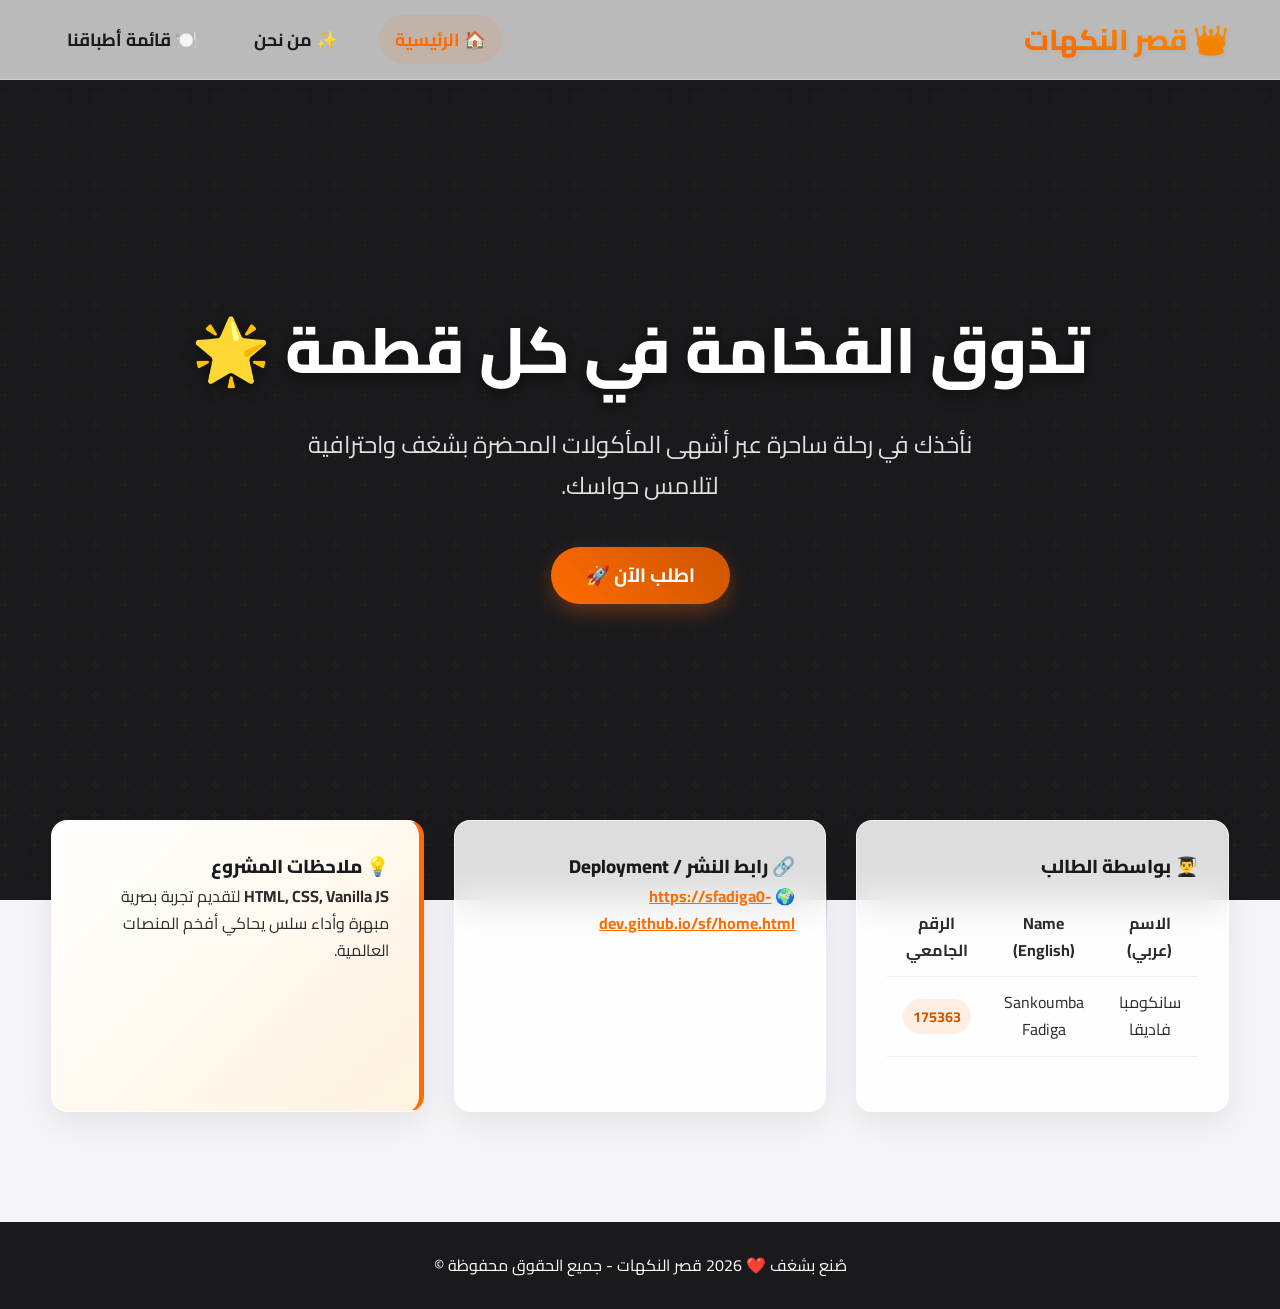
<file: index.html>
<!DOCTYPE html>
<html lang="ar" dir="rtl">
<head>
    <meta charset="UTF-8">
    <meta http-equiv="refresh" content="0; url=home.html">
    <title>الرئيسية - مطعم قصر النكهات</title>
</head>
<body>
    <p>إذا لم يتم تحويلك تلقائياً، <a href="home.html">اضغط هنا للذهاب إلى الصفحة الرئيسية</a>.</p>
</body>
</html>
</file>
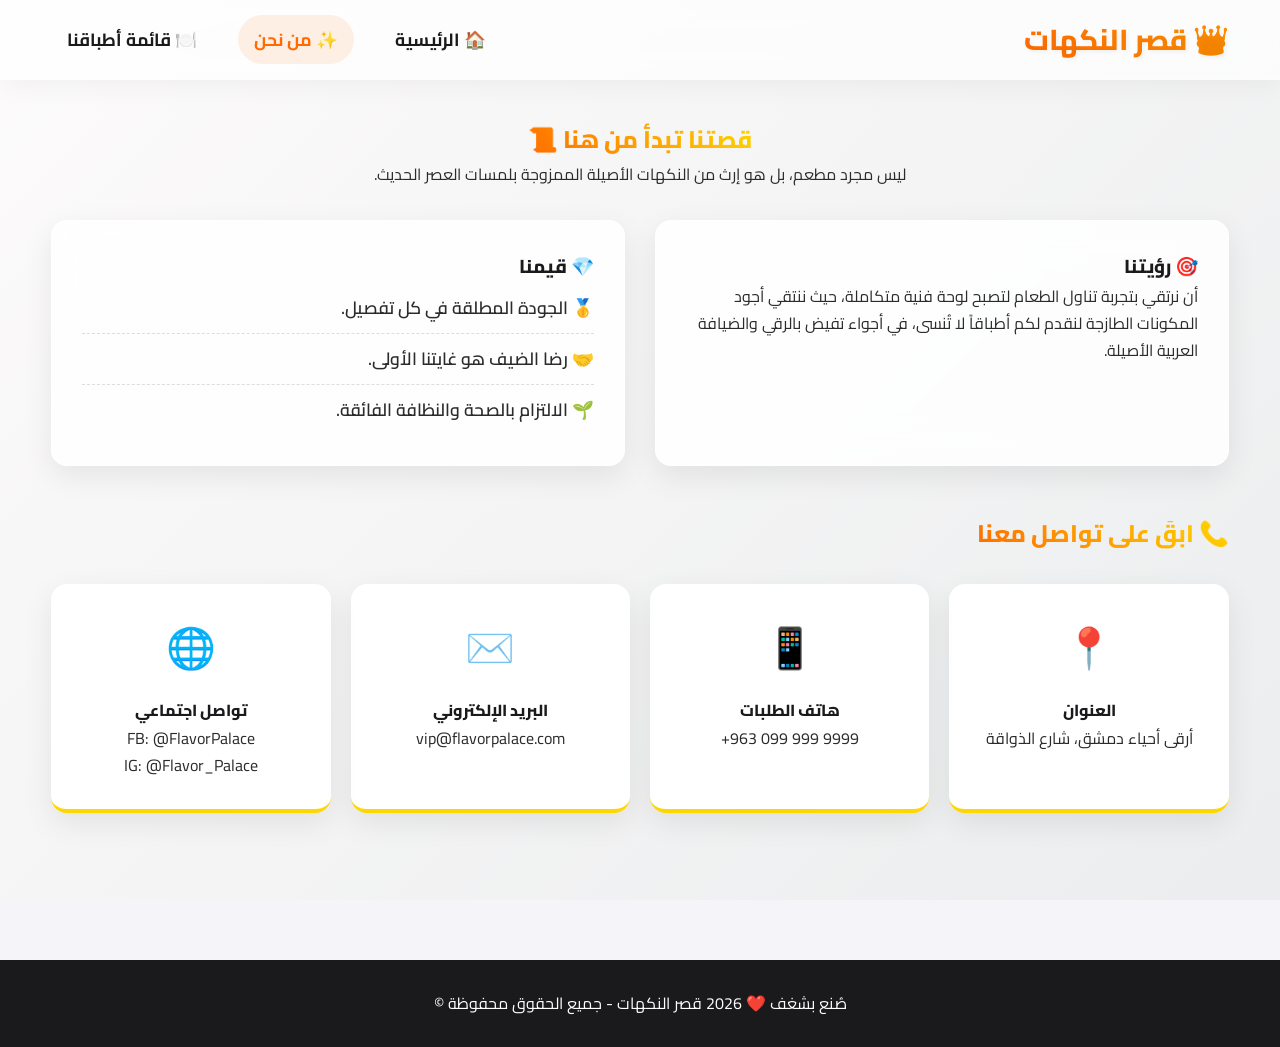
<file: aboutus.html>
<!DOCTYPE html>
<html lang="ar" dir="rtl">
<head>
    <meta charset="UTF-8">
    <meta name="viewport" content="width=device-width, initial-scale=1.0">
    <title>مطعم قصر النكهات | من نحن</title>
    <link href="https://fonts.googleapis.com/css2?family=Cairo:wght@300;400;700;900&display=swap" rel="stylesheet">
    <link rel="stylesheet" href="style.css">
</head>
<body>
    <header class="glass-header">
        <div class="header-container">
            <div class="logo">
                <h1>👑 قصر النكهات</h1>
            </div>
            <nav>
                <ul class="nav-links">
                    <li><a href="home.html">🏠 الرئيسية</a></li>
                    <li><a href="aboutus.html" class="active">✨ من نحن</a></li>
                    <li><a href="meals.html">🍽️ قائمة أطباقنا</a></li>
                </ul>
            </nav>
        </div>
    </header>

    <main class="page-bg">
        <section class="container padding-top-heavy">
            <div class="about-hero text-center slide-up">
                <h2 class="gradient-title">قصتنا تبدأ من هنا 📜</h2>
                <p class="subtitle">ليس مجرد مطعم، بل هو إرث من النكهات الأصيلة الممزوجة بلمسات العصر الحديث.</p>
            </div>

            <div class="split-layout mt-4">
                <div class="glass-card fade-in">
                    <h3>🎯 رؤيتنا</h3>
                    <p>أن نرتقي بتجربة تناول الطعام لتصبح لوحة فنية متكاملة، حيث ننتقي أجود المكونات الطازجة لنقدم لكم أطباقاً لا تُنسى، في أجواء تفيض بالرقي والضيافة العربية الأصيلة.</p>
                </div>
                <div class="glass-card fade-in delay-1">
                    <h3>💎 قيمنا</h3>
                    <ul class="styled-list">
                        <li><span>🥇</span> الجودة المطلقة في كل تفصيل.</li>
                        <li><span>🤝</span> رضا الضيف هو غايتنا الأولى.</li>
                        <li><span>🌱</span> الالتزام بالصحة والنظافة الفائقة.</li>
                    </ul>
                </div>
            </div>

            <h2 class="section-title text-center mt-5 gradient-title">📞 ابقَ على تواصل معنا</h2>
            <div class="contact-grid">
                <div class="contact-box hover-lift">
                    <div class="icon-circle">📍</div>
                    <h4>العنوان</h4>
                    <p>أرقى أحياء دمشق، شارع الذواقة</p>
                </div>
                <div class="contact-box hover-lift">
                    <div class="icon-circle">📱</div>
                    <h4>هاتف الطلبات</h4>
                    <p dir="ltr" class="contact-number">+963 099 999 9999</p>
                </div>
                <div class="contact-box hover-lift">
                    <div class="icon-circle">✉️</div>
                    <h4>البريد الإلكتروني</h4>
                    <p>vip@flavorpalace.com</p>
                </div>
                <div class="contact-box hover-lift">
                    <div class="icon-circle">🌐</div>
                    <h4>تواصل اجتماعي</h4>
                    <p>FB: @FlavorPalace <br> IG: @Flavor_Palace</p>
                </div>
            </div>
        </section>
    </main>

    <footer>
        <div class="footer-content">
            <p>صُنع بشغف ❤️ 2026 قصر النكهات - جميع الحقوق محفوظة &copy;</p>
        </div>
    </footer>
</body>
</html>
</file>
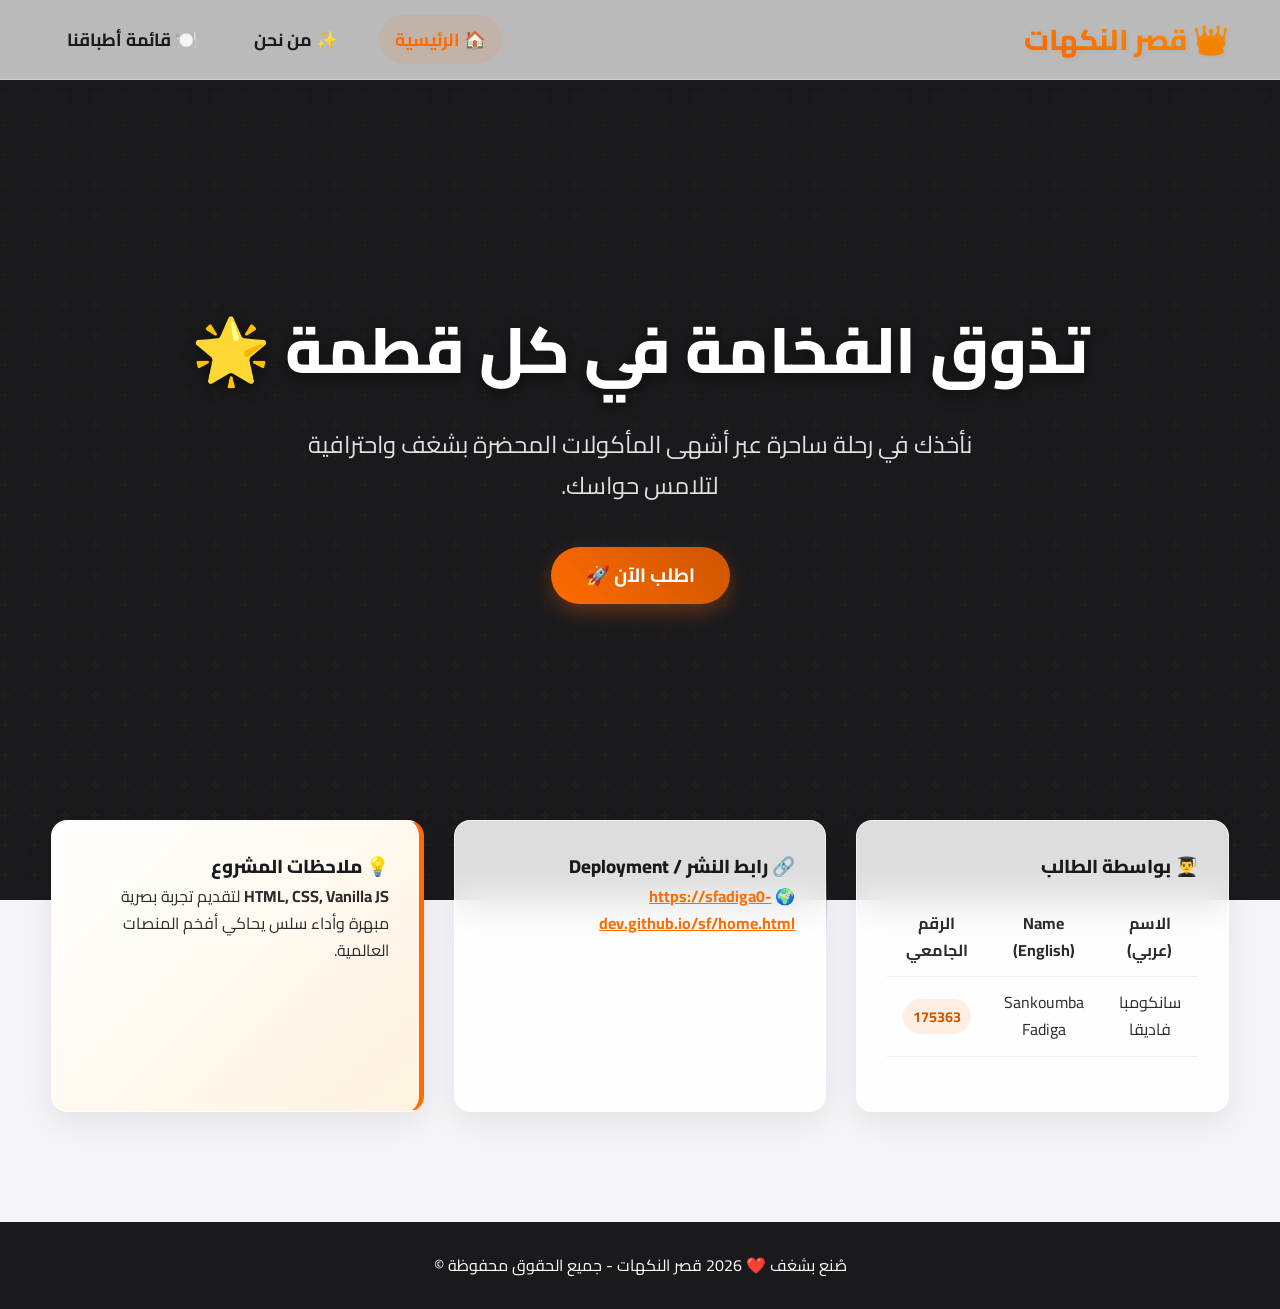
<file: home.html>
<!DOCTYPE html>
<html lang="ar" dir="rtl">
<head>
    <meta charset="UTF-8">
    <meta name="viewport" content="width=device-width, initial-scale=1.0">
    <title>مطعم قصر النكهات | الرئيسية</title>
    <link href="https://fonts.googleapis.com/css2?family=Cairo:wght@300;400;700;900&display=swap" rel="stylesheet">
    <link rel="stylesheet" href="style.css">
</head>
<body>
    <header class="glass-header">
        <div class="header-container">
            <div class="logo">
                <h1>👑 قصر النكهات</h1>
            </div>
            <nav>
                <ul class="nav-links">
                    <li><a href="home.html" class="active">🏠 الرئيسية</a></li>
                    <li><a href="aboutus.html">✨ من نحن</a></li>
                    <li><a href="meals.html">🍽️ قائمة أطباقنا</a></li>
                </ul>
            </nav>
        </div>
    </header>

    <main>
        <section class="hero">
            <div class="hero-content slide-up">
                <h2>تذوق الفخامة في كل قطمة 🌟</h2>
                <p>نأخذك في رحلة ساحرة عبر أشهى المأكولات المحضرة بشغف واحترافية لتلامس حواسك.</p>
                <a href="meals.html" class="btn-primary glow-effect">اطلب الآن 🚀</a>
            </div>
        </section>

        <section class="info-section container">
            <div class="card-grid">
                <div class="glass-card hover-lift">
                    <h3>👨‍🎓 بواسطة الطالب</h3>
                    <div class="table-responsive">
                        <table class="minimal-table">
                            <thead>
                                <tr>
                                    <th>الاسم (عربي)</th>
                                    <th>Name (English)</th>
                                    <th>الرقم الجامعي</th>
                                </tr>
                            </thead>
                            <tbody>
                                <tr>
                                    <td>سانكومبا فاديقا</td>
                                    <td>Sankoumba Fadiga </td>
                                    <td><span class="badge">175363</span></td>
                                </tr>
                                <tr>
                                    <td></td>
                                    
                                </tr>
                                <tr>
                                </tr>
                            </tbody>
                        </table>
                    </div>
                </div>

                <div class="glass-card hover-lift">
                    <h3>🔗 رابط النشر / Deployment</h3>
                    <div class="link-box">
                        <span class="pulse-icon">🌍</span>  
                        <a href="https://sfadiga0-dev.github.io/sf/home.html" target="_blank" class="gradient-text">https://sfadiga0-dev.github.io/sf/home.html</a>
                    </div>    
                    
    
                </div>

                <div class="glass-card hover-lift highlight-card">
                    <h3>💡 ملاحظات المشروع</h3>
                    <p> <strong>HTML, CSS, Vanilla JS</strong>  لتقديم تجربة بصرية مبهرة وأداء سلس يحاكي أفخم المنصات العالمية.</p>
                </div>
            </div>
        </section>
    </main>

    <footer>
        <div class="footer-content">
            <p>صُنع بشغف ❤️ 2026 قصر النكهات - جميع الحقوق محفوظة &copy;</p>
        </div>
    </footer>
</body>
</html>
</file>
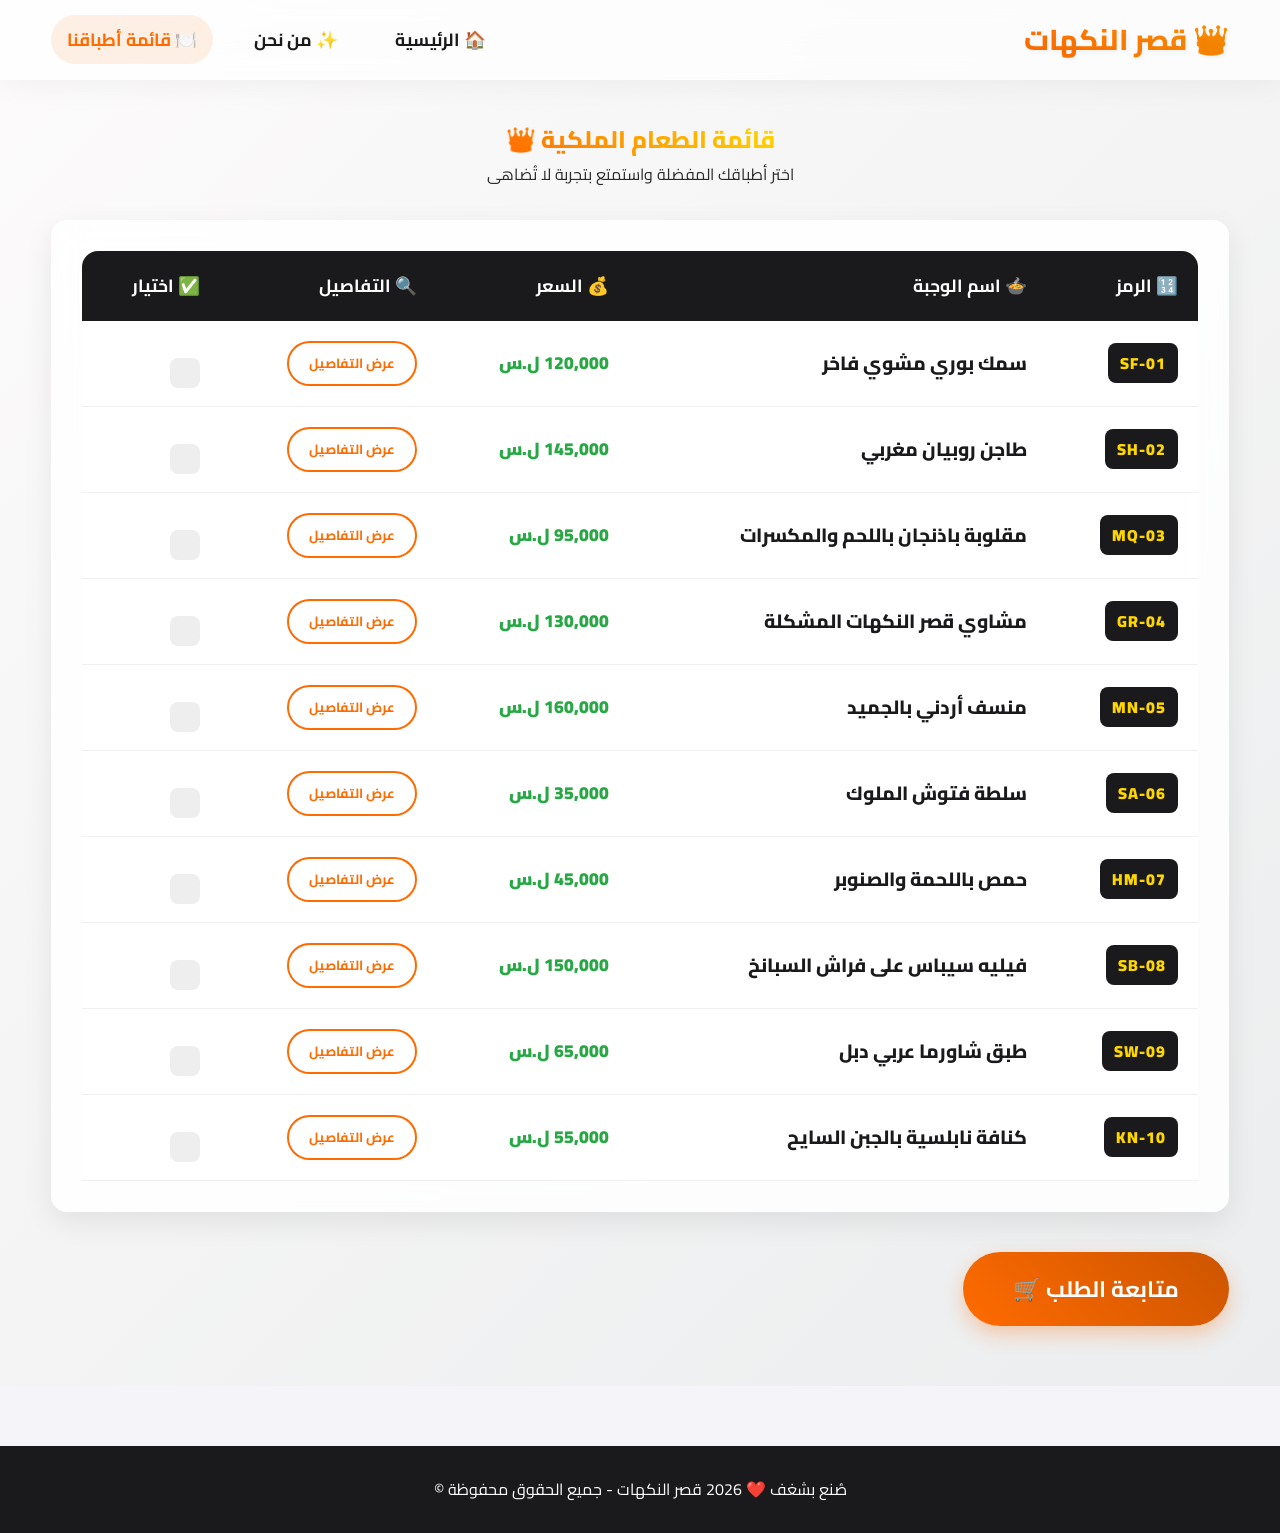
<file: meals.html>
<!DOCTYPE html>
<html lang="ar" dir="rtl">
<head>
    <meta charset="UTF-8">
    <meta name="viewport" content="width=device-width, initial-scale=1.0">
    <title>مطعم قصر النكهات | قائمة الأطباق</title>
    <link href="https://fonts.googleapis.com/css2?family=Cairo:wght@400;700;900&display=swap" rel="stylesheet">
    <link rel="stylesheet" href="style.css">
</head>
<body>
    <header class="glass-header">
        <div class="header-container">
            <div class="logo">
                <h1>👑 قصر النكهات</h1>
            </div>
            <nav>
                <ul class="nav-links">
                    <li><a href="home.html">🏠 الرئيسية</a></li>
                    <li><a href="aboutus.html">✨ من نحن</a></li>
                    <li><a href="meals.html" class="active">🍽️ قائمة أطباقنا</a></li>
                </ul>
            </nav>
        </div>
    </header>

    <main class="page-bg menu-page">
        <div class="container padding-top-heavy">
            <div class="text-center slide-up">
                <h2 class="gradient-title mega-title">قائمة الطعام الملكية 👑</h2>
                <p class="subtitle">اختر أطباقك المفضلة واستمتع بتجربة لا تُضاهى</p>
            </div>

            <div class="table-wrapper glass-card mt-4 fade-in">
                <table class="premium-table" id="meals-table">
                    <thead>
                        <tr>
                            <th>🔢 الرمز</th>
                            <th>🍲 اسم الوجبة</th>
                            <th>💰 السعر</th>
                            <th>🔍 التفاصيل</th>
                            <th>✅ اختيار</th>
                        </tr>
                    </thead>
                    <tbody>
                        <tr class="main-row">
                            <td><span class="badge-code">SF-01</span></td>
                            <td class="meal-title">سمك بوري مشوي فاخر</td>
                            <td class="price-tag">120,000 ل.س</td>
                            <td><button type="button" class="btn-outline toggle-details">عرض التفاصيل</button></td>
                            <td>
                                <label class="custom-checkbox">
                                    <input type="checkbox" class="meal-check" value="سمك بوري مشوي فاخر">
                                    <span class="checkmark"></span>
                                </label>
                            </td>
                        </tr>
                        <tr class="details-row">
                            <td colspan="5">
                                <div class="details-panel">
                                    <img src="images/fish.png" alt="سمك" class="food-img">
                                    <div class="food-info">
                                        <p><span class="icon">👨‍🍳</span> <strong>المطبخ:</strong> مأكولات بحرية عالمية</p>
                                        <p><span class="icon">⭐</span> <strong>التصنيف:</strong> طبق رئيسي مميز</p>
                                        <p><span class="icon">🌿</span> <strong>المكونات:</strong> سمك بوري طازج، تتبيلة الليمون والأعشاب، زيت زيتون بكر</p>
                                        <p><span class="icon">🥣</span> <strong>الصلصة:</strong> طرطور فاخر</p>
                                    </div>
                                </div>
                            </td>
                        </tr>

                        <tr class="main-row">
                            <td><span class="badge-code">SH-02</span></td>
                            <td class="meal-title">طاجن روبيان مغربي</td>
                            <td class="price-tag">145,000 ل.س</td>
                            <td><button type="button" class="btn-outline toggle-details">عرض التفاصيل</button></td>
                            <td>
                                <label class="custom-checkbox">
                                    <input type="checkbox" class="meal-check" value="طاجن روبيان مغربي">
                                    <span class="checkmark"></span>
                                </label>
                            </td>
                        </tr>
                        <tr class="details-row">
                            <td colspan="5">
                                <div class="details-panel">
                                    <img src="images/shrimp.png" alt="روبيان" class="food-img">
                                    <div class="food-info">
                                        <p><span class="icon">👨‍🍳</span> <strong>المطبخ:</strong> مغربي أصيل</p>
                                        <p><span class="icon">⭐</span> <strong>التصنيف:</strong> أطباق فخارية ساخنة</p>
                                        <p><span class="icon">🌿</span> <strong>المكونات:</strong> جمبري جامبو، طماطم، فلفل حار، ثوم، كزبرة، توابل الطاجن</p>
                                        <p><span class="icon">🥣</span> <strong>الصلصة:</strong> صلصة الطماطم الحارة</p>
                                    </div>
                                </div>
                            </td>
                        </tr>

                        <tr class="main-row">
                            <td><span class="badge-code">MQ-03</span></td>
                            <td class="meal-title">مقلوبة باذنجان باللحم والمكسرات</td>
                            <td class="price-tag">95,000 ل.س</td>
                            <td><button type="button" class="btn-outline toggle-details">عرض التفاصيل</button></td>
                            <td>
                                <label class="custom-checkbox">
                                    <input type="checkbox" class="meal-check" value="مقلوبة باذنجان باللحم والمكسرات">
                                    <span class="checkmark"></span>
                                </label>
                            </td>
                        </tr>
                        <tr class="details-row">
                            <td colspan="5">
                                <div class="details-panel">
                                    <img src="images/maqluba.png" alt="مقلوبة" class="food-img">
                                    <div class="food-info">
                                        <p><span class="icon">👨‍🍳</span> <strong>المطبخ:</strong> شامي عريق</p>
                                        <p><span class="icon">⭐</span> <strong>التصنيف:</strong> أطباق الأرز الرئيسية</p>
                                        <p><span class="icon">🌿</span> <strong>المكونات:</strong> أرز بسمتي، باذنجان مقلي، قطع لحم خروف طرية، لوز محمص</p>
                                        <p><span class="icon">🥣</span> <strong>الصلصة:</strong> تقدم مع لبن الزبادي الطازج</p>
                                    </div>
                                </div>
                            </td>
                        </tr>

                        <tr class="main-row">
                            <td><span class="badge-code">GR-04</span></td>
                            <td class="meal-title">مشاوي قصر النكهات المشكلة</td>
                            <td class="price-tag">130,000 ل.س</td>
                            <td><button type="button" class="btn-outline toggle-details">عرض التفاصيل</button></td>
                            <td>
                                <label class="custom-checkbox">
                                    <input type="checkbox" class="meal-check" value="مشاوي قصر النكهات المشكلة">
                                    <span class="checkmark"></span>
                                </label>
                            </td>
                        </tr>
                        <tr class="details-row">
                            <td colspan="5">
                                <div class="details-panel">
                                    <img src="images/grill.png" alt="مشاوي" class="food-img">
                                    <div class="food-info">
                                        <p><span class="icon">👨‍🍳</span> <strong>المطبخ:</strong> شرقي</p>
                                        <p><span class="icon">⭐</span> <strong>التصنيف:</strong> مشويات على الفحم</p>
                                        <p><span class="icon">🌿</span> <strong>المكونات:</strong> شقف غنم، شيش طاووق، كباب أورفلي، خضار مشوية</p>
                                        <p><span class="icon">🥣</span> <strong>الصلصة:</strong> كريم الثوم والمحمرة</p>
                                    </div>
                                </div>
                            </td>
                        </tr>

                        <tr class="main-row">
                            <td><span class="badge-code">MN-05</span></td>
                            <td class="meal-title">منسف أردني بالجميد</td>
                            <td class="price-tag">160,000 ل.س</td>
                            <td><button type="button" class="btn-outline toggle-details">عرض التفاصيل</button></td>
                            <td>
                                <label class="custom-checkbox">
                                    <input type="checkbox" class="meal-check" value="منسف أردني بالجميد">
                                    <span class="checkmark"></span>
                                </label>
                            </td>
                        </tr>
                        <tr class="details-row">
                            <td colspan="5">
                                <div class="details-panel">
                                    <img src="images/mansaf.png" alt="منسف" class="food-img">
                                    <div class="food-info">
                                        <p><span class="icon">👨‍🍳</span> <strong>المطبخ:</strong> أردني أصيل</p>
                                        <p><span class="icon">⭐</span> <strong>التصنيف:</strong> ولائم فاخرة</p>
                                        <p><span class="icon">🌿</span> <strong>المكونات:</strong> أرز مزعفر، لحم بلدي، خبز شراك، صنوبر مقلي</p>
                                        <p><span class="icon">🥣</span> <strong>الصلصة:</strong> شراب الجميد الكركي الأصلي</p>
                                    </div>
                                </div>
                            </td>
                        </tr>

                        <tr class="main-row">
                            <td><span class="badge-code">SA-06</span></td>
                            <td class="meal-title">سلطة فتوش الملوك</td>
                            <td class="price-tag">35,000 ل.س</td>
                            <td><button type="button" class="btn-outline toggle-details">عرض التفاصيل</button></td>
                            <td>
                                <label class="custom-checkbox">
                                    <input type="checkbox" class="meal-check" value="سلطة فتوش الملوك">
                                    <span class="checkmark"></span>
                                </label>
                            </td>
                        </tr>
                        <tr class="details-row">
                            <td colspan="5">
                                <div class="details-panel">
                                    <img src="images/fattoush.png" alt="فتوش" class="food-img">
                                    <div class="food-info">
                                        <p><span class="icon">👨‍🍳</span> <strong>المطبخ:</strong> شامي</p>
                                        <p><span class="icon">⭐</span> <strong>التصنيف:</strong> مقبلات صحية باردة</p>
                                        <p><span class="icon">🌿</span> <strong>المكونات:</strong> خس، طماطم، خيار، فجل، نعناع، رمان، خبز مقرمش</p>
                                        <p><span class="icon">🥣</span> <strong>الصلصة:</strong> دبس الرمان وزيت الزيتون والسماق</p>
                                    </div>
                                </div>
                            </td>
                        </tr>

                        <tr class="main-row">
                            <td><span class="badge-code">HM-07</span></td>
                            <td class="meal-title">حمص باللحمة والصنوبر</td>
                            <td class="price-tag">45,000 ل.س</td>
                            <td><button type="button" class="btn-outline toggle-details">عرض التفاصيل</button></td>
                            <td>
                                <label class="custom-checkbox">
                                    <input type="checkbox" class="meal-check" value="حمص باللحمة والصنوبر">
                                    <span class="checkmark"></span>
                                </label>
                            </td>
                        </tr>
                        <tr class="details-row">
                            <td colspan="5">
                                <div class="details-panel">
                                    <img src="images/hummus.png" alt="حمص" class="food-img">
                                    <div class="food-info">
                                        <p><span class="icon">👨‍🍳</span> <strong>المطبخ:</strong> عربي</p>
                                        <p><span class="icon">⭐</span> <strong>التصنيف:</strong> مقبلات غنية</p>
                                        <p><span class="icon">🌿</span> <strong>المكونات:</strong> حمص مطحون ناعم، طحينة، لحم مفروم مقلي بالسمن، صنوبر</p>
                                        <p><span class="icon">🥣</span> <strong>الصلصة:</strong> زيت زيتون بكر ممتاز</p>
                                    </div>
                                </div>
                            </td>
                        </tr>

                        <tr class="main-row">
                            <td><span class="badge-code">SB-08</span></td>
                            <td class="meal-title">فيليه سيباس على فراش السبانخ</td>
                            <td class="price-tag">150,000 ل.س</td>
                            <td><button type="button" class="btn-outline toggle-details">عرض التفاصيل</button></td>
                            <td>
                                <label class="custom-checkbox">
                                    <input type="checkbox" class="meal-check" value="فيليه سيباس على فراش السبانخ">
                                    <span class="checkmark"></span>
                                </label>
                            </td>
                        </tr>
                        <tr class="details-row">
                            <td colspan="5">
                                <div class="details-panel">
                                    <img src="images/seabass.png" alt="سيباس" class="food-img">
                                    <div class="food-info">
                                        <p><span class="icon">👨‍🍳</span> <strong>المطبخ:</strong> متوسطي / راقي</p>
                                        <p><span class="icon">⭐</span> <strong>التصنيف:</strong> المأكولات البحرية الفاخرة</p>
                                        <p><span class="icon">🌿</span> <strong>المكونات:</strong> شريحة سيباس محمرة، أرز بالزعفران، سبانخ سوتيه</p>
                                        <p><span class="icon">🥣</span> <strong>الصلصة:</strong> صوص الليمون والزبدة الفرنسي (Beurre Blanc)</p>
                                    </div>
                                </div>
                            </td>
                        </tr>

                        <tr class="main-row">
                            <td><span class="badge-code">SW-09</span></td>
                            <td class="meal-title">طبق شاورما عربي دبل</td>
                            <td class="price-tag">65,000 ل.س</td>
                            <td><button type="button" class="btn-outline toggle-details">عرض التفاصيل</button></td>
                            <td>
                                <label class="custom-checkbox">
                                    <input type="checkbox" class="meal-check" value="طبق شاورما عربي دبل">
                                    <span class="checkmark"></span>
                                </label>
                            </td>
                        </tr>
                        <tr class="details-row">
                            <td colspan="5">
                                <div class="details-panel">
                                    <img src="images/shawarma.png" alt="شاورما" class="food-img">
                                    <div class="food-info">
                                        <p><span class="icon">👨‍🍳</span> <strong>المطبخ:</strong> سوري شعبي فاخر</p>
                                        <p><span class="icon">⭐</span> <strong>التصنيف:</strong> أطباق الدجاج</p>
                                        <p><span class="icon">🌿</span> <strong>المكونات:</strong> شرائح شاورما دجاج، بطاطا مقلية مقرمشة، مخلل، خبز صاج</p>
                                        <p><span class="icon">🥣</span> <strong>الصلصة:</strong> كريمة الثوم الأصلية</p>
                                    </div>
                                </div>
                            </td>
                        </tr>

                        <tr class="main-row">
                            <td><span class="badge-code">KN-10</span></td>
                            <td class="meal-title">كنافة نابلسية بالجبن السايح</td>
                            <td class="price-tag">55,000 ل.س</td>
                            <td><button type="button" class="btn-outline toggle-details">عرض التفاصيل</button></td>
                            <td>
                                <label class="custom-checkbox">
                                    <input type="checkbox" class="meal-check" value="كنافة نابلسية بالجبن السايح">
                                    <span class="checkmark"></span>
                                </label>
                            </td>
                        </tr>
                        <tr class="details-row">
                            <td colspan="5">
                                <div class="details-panel">
                                    <img src="images/kunafa.png" alt="كنافة" class="food-img">
                                    <div class="food-info">
                                        <p><span class="icon">👨‍🍳</span> <strong>المطبخ:</strong> حلويات شرقية</p>
                                        <p><span class="icon">⭐</span> <strong>التصنيف:</strong> تحلية ملكية</p>
                                        <p><span class="icon">🌿</span> <strong>المكونات:</strong> عجينة كنافة خشنة، جبن عكاوي محلى، فستق حلبي مطحون</p>
                                        <p><span class="icon">🥣</span> <strong>الصلصة:</strong> القطر (الشيرة) الساخن</p>
                                    </div>
                                </div>
                            </td>
                        </tr>

                    </tbody>
                </table>
            </div>

            <div class="action-bar slide-up">
                <button type="button" id="btn-continue" class="btn-primary btn-large glow-effect">متابعة الطلب 🛒</button>
            </div>

            <div id="order-section" class="hidden order-card fade-in">
                <div class="order-summary">
                    <h3>🧾 ملخص سلتك اللذيذة</h3>
                    <ul id="selected-meals-list" class="elegant-list"></ul>
                </div>

                <div class="form-wrapper">
                    <h3 class="form-title">✨ أكمل بيانات طلبك</h3>
                    <form id="order-form" class="modern-form">
                        <div class="input-group">
                            <label for="fullName">👤 الاسم الثلاثي (عربي فقط)</label>
                            <input type="text" id="fullName" name="fullName" placeholder="أدخل اسمك الكريم..." required>
                            <span class="input-focus-bg"></span>
                        </div>

                        <div class="input-group">
                            <label for="nationalId">🪪 الرقم الوطني (11 رقم)</label>
                            <input type="text" id="nationalId" name="nationalId" placeholder="12345678901" required>
                            <span class="input-focus-bg"></span>
                        </div>

                        <div class="form-row">
                            <div class="input-group half">
                                <label for="dob">📅 تاريخ الميلاد</label>
                                <input type="date" id="dob" name="dob" required>
                                <span class="input-focus-bg"></span>
                            </div>

                            <div class="input-group half">
                                <label for="mobile">📱 رقم الموبايل</label>
                                <input type="tel" id="mobile" name="mobile" dir="ltr" placeholder="09xxxxxxxx" required>
                                <span class="input-focus-bg"></span>
                            </div>
                        </div>

                        <div class="input-group">
                            <label for="email">📧 البريد الإلكتروني</label>
                            <input type="email" id="email" name="email" dir="ltr" placeholder="your@email.com" required>
                            <span class="input-focus-bg"></span>
                        </div>

                        <button type="submit" class="btn-primary submit-btn pulse-anim">إرسال الطلب الذهبي 🚀</button>
                    </form>
                </div>
            </div>
        </div>
    </main>

    <footer>
        <div class="footer-content">
            <p>صُنع بشغف ❤️ 2026 قصر النكهات - جميع الحقوق محفوظة &copy;</p>
        </div>
    </footer>

    <script src="script.js"></script>
</body>
</html>
</file>
<file: style.css>
/* style.css */
@import url('https://fonts.googleapis.com/css2?family=Cairo:wght@300;400;700;900&display=swap');

:root {
    --primary: #FF6B00; /* Vibrant Appetizing Orange */
    --primary-dark: #cc5500;
    --secondary: #1a1a1d; /* Deep Elegant Dark */
    --accent: #FFD700; /* Gold */
    --bg-light: #f4f4f9;
    --card-bg: rgba(255, 255, 255, 0.85);
    --text-main: #2b2b2b;
    --text-muted: #666;
    --success: #28a745;
    --danger: #dc3545;
    --shadow-soft: 0 10px 30px rgba(0, 0, 0, 0.08);
    --shadow-hover: 0 15px 40px rgba(255, 107, 0, 0.2);
    --transition: all 0.4s cubic-bezier(0.25, 0.8, 0.25, 1);
    --radius: 16px;
}

* {
    margin: 0;
    padding: 0;
    box-sizing: border-box;
    font-family: 'Cairo', sans-serif;
}

body {
    background-color: var(--bg-light);
    color: var(--text-main);
    direction: rtl;
    overflow-x: hidden;
    line-height: 1.7;
}

/* Typography */
h1, h2, h3, h4 {
    font-weight: 800;
    color: var(--secondary);
}

.gradient-title {
    background: linear-gradient(45deg, var(--primary), var(--accent));
    -webkit-background-clip: text;
    -webkit-text-fill-color: transparent;
    display: inline-block;
}

.gradient-text {
    color: var(--primary);
    font-weight: 700;
    transition: var(--transition);
}

.gradient-text:hover {
    color: var(--primary-dark);
}

/* Backgrounds & Pages */
.page-bg {
    background: linear-gradient(135deg, #fdfbfb 0%, #ebedee 100%);
    min-height: 100vh;
}

.container {
    width: 92%;
    max-width: 1300px;
    margin: 0 auto;
}

.padding-top-heavy {
    padding-top: 120px;
    padding-bottom: 60px;
}

.text-center { text-align: center; }
.mt-4 { margin-top: 2rem; }
.mt-5 { margin-top: 3rem; }

/* Header & Glassmorphism */
.glass-header {
    position: fixed;
    top: 0;
    width: 100%;
    z-index: 1000;
    background: rgba(255, 255, 255, 0.7);
    backdrop-filter: blur(15px);
    -webkit-backdrop-filter: blur(15px);
    box-shadow: 0 4px 30px rgba(0, 0, 0, 0.05);
    border-bottom: 1px solid rgba(255, 255, 255, 0.3);
    transition: var(--transition);
}

.header-container {
    display: flex;
    justify-content: space-between;
    align-items: center;
    width: 92%;
    max-width: 1300px;
    margin: 0 auto;
    padding: 15px 0;
}

.logo h1 {
    font-size: 1.8rem;
    margin: 0;
    background: linear-gradient(45deg, var(--primary), #ff9100);
    -webkit-background-clip: text;
    -webkit-text-fill-color: transparent;
    text-shadow: 2px 2px 4px rgba(0,0,0,0.05);
}

.nav-links {
    list-style: none;
    display: flex;
    gap: 25px;
}

.nav-links a {
    text-decoration: none;
    color: var(--secondary);
    font-weight: 700;
    font-size: 1.1rem;
    padding: 8px 16px;
    border-radius: 30px;
    transition: var(--transition);
    position: relative;
    overflow: hidden;
    z-index: 1;
}

.nav-links a::before {
    content: '';
    position: absolute;
    top: 0; left: 0; right: 0; bottom: 0;
    background: rgba(255, 107, 0, 0.1);
    border-radius: 30px;
    z-index: -1;
    transform: scale(0);
    transition: var(--transition);
}

.nav-links a:hover::before, .nav-links a.active::before {
    transform: scale(1);
}

.nav-links a.active {
    color: var(--primary);
}

/* Hero Section */
.hero {
    height: 100vh;
    background: linear-gradient(rgba(26, 26, 29, 0.8), rgba(26, 26, 29, 0.6)), url('data:image/svg+xml,%3Csvg width="60" height="60" viewBox="0 0 60 60" xmlns="http://www.w3.org/2000/svg"%3E%3Cg fill="none" fill-rule="evenodd"%3E%3Cg fill="%23ff6b00" fill-opacity="0.1"%3E%3Cpath d="M36 34v-4h-2v4h-4v2h4v4h2v-4h4v-2h-4zm0-30V0h-2v4h-4v2h4v4h2V6h4V4h-4zM6 34v-4H4v4H0v2h4v4h2v-4h4v-2H6zM6 4V0H4v4H0v2h4v4h2V6h4V4H6z"/%3E%3C/g%3E%3C/g%3E%3C/svg%3E') var(--secondary);
    display: flex;
    align-items: center;
    justify-content: center;
    text-align: center;
    color: white;
    position: relative;
}

.hero-content h2 {
    font-size: 4rem;
    color: white;
    margin-bottom: 20px;
    text-shadow: 0 4px 15px rgba(0,0,0,0.5);
}

.hero-content p {
    font-size: 1.5rem;
    max-width: 700px;
    margin: 0 auto 40px auto;
    color: #e0e0e0;
}

/* Buttons */
.btn-primary {
    display: inline-block;
    background: linear-gradient(45deg, var(--primary), var(--primary-dark));
    color: white;
    padding: 12px 35px;
    border-radius: 50px;
    text-decoration: none;
    font-size: 1.2rem;
    font-weight: 700;
    border: none;
    cursor: pointer;
    box-shadow: 0 8px 20px rgba(255, 107, 0, 0.3);
    transition: var(--transition);
}

.btn-large {
    padding: 16px 50px;
    font-size: 1.4rem;
}

.btn-primary:hover {
    transform: translateY(-5px) scale(1.02);
    box-shadow: 0 12px 25px rgba(255, 107, 0, 0.5);
    color: white;
}

.btn-outline {
    background: transparent;
    color: var(--primary);
    border: 2px solid var(--primary);
    padding: 8px 20px;
    border-radius: 30px;
    font-weight: 700;
    cursor: pointer;
    transition: var(--transition);
}

.btn-outline:hover {
    background: var(--primary);
    color: white;
    transform: translateY(-2px);
}

/* Cards & Layouts */
.card-grid {
    display: grid;
    grid-template-columns: repeat(auto-fit, minmax(300px, 1fr));
    gap: 30px;
    margin-top: -80px; /* Overlap hero */
    position: relative;
    z-index: 10;
    padding-bottom: 50px;
}

.glass-card {
    background: var(--card-bg);
    backdrop-filter: blur(20px);
    border: 1px solid rgba(255,255,255,0.6);
    border-radius: var(--radius);
    padding: 30px;
    box-shadow: var(--shadow-soft);
    transition: var(--transition);
}

.hover-lift:hover {
    transform: translateY(-10px);
    box-shadow: var(--shadow-hover);
}

.highlight-card {
    background: linear-gradient(135deg, #ffffff, #fff3e0);
    border-right: 5px solid var(--primary);
}

/* Tables (Home & Meals) */
.table-responsive {
    overflow-x: auto;
}

.minimal-table {
    width: 100%;
    border-collapse: collapse;
    margin-top: 15px;
}

.minimal-table th, .minimal-table td {
    padding: 12px 10px;
    text-align: center;
    border-bottom: 1px solid #eee;
}

.badge {
    background: rgba(255, 107, 0, 0.1);
    color: var(--primary-dark);
    padding: 4px 10px;
    border-radius: 20px;
    font-weight: 700;
    font-size: 0.9rem;
}

.badge-code {
    background: var(--secondary);
    color: var(--accent);
    padding: 5px 12px;
    border-radius: 8px;
    font-weight: 900;
    letter-spacing: 1px;
}

/* Meals Page specifics */
.table-wrapper {
    overflow: hidden;
    margin-bottom: 40px;
}

.premium-table {
    width: 100%;
    border-collapse: separate;
    border-spacing: 0;
}

.premium-table th {
    background: var(--secondary);
    color: white;
    padding: 20px;
    font-size: 1.1rem;
    text-align: right;
}

.premium-table th:first-child { border-top-right-radius: var(--radius); }
.premium-table th:last-child { border-top-left-radius: var(--radius); }

.main-row td {
    padding: 20px;
    vertical-align: middle;
    background: white;
    border-bottom: 1px solid #f0f0f0;
    transition: var(--transition);
}

.main-row:hover td {
    background: #faf8f5;
}

.meal-title {
    font-weight: 800;
    font-size: 1.2rem;
    color: var(--secondary);
}

.price-tag {
    color: var(--success);
    font-weight: 900;
    font-size: 1.1rem;
}

/* Custom Checkbox */
.custom-checkbox {
    display: block;
    position: relative;
    padding-right: 35px;
    cursor: pointer;
    font-size: 22px;
    user-select: none;
}

.custom-checkbox input {
    position: absolute;
    opacity: 0;
    cursor: pointer;
    height: 0;
    width: 0;
}

.checkmark {
    position: absolute;
    top: -5px;
    right: 0;
    height: 30px;
    width: 30px;
    background-color: #eee;
    border-radius: 8px;
    transition: var(--transition);
}

.custom-checkbox:hover input ~ .checkmark { background-color: #ccc; }
.custom-checkbox input:checked ~ .checkmark { background-color: var(--primary); }
.checkmark:after {
    content: "";
    position: absolute;
    display: none;
    left: 11px;
    top: 5px;
    width: 8px;
    height: 15px;
    border: solid white;
    border-width: 0 3px 3px 0;
    transform: rotate(45deg);
}
.custom-checkbox input:checked ~ .checkmark:after { display: block; }

/* Details Expandable Row */
.details-row {
    display: none;
}
.details-row.show {
    display: table-row;
    animation: fadeInDown 0.4s ease forwards;
}

.details-panel {
    display: flex;
    gap: 25px;
    padding: 25px;
    background: linear-gradient(to left, #fffcf9, #ffffff);
    border-bottom: 3px solid var(--primary);
    box-shadow: inset 0 5px 10px rgba(0,0,0,0.02);
}

.food-img {
    width: 180px;
    height: 180px;
    object-fit: cover;
    border-radius: 50%;
    border: 5px solid white;
    box-shadow: 0 10px 20px rgba(0,0,0,0.15);
    transition: var(--transition);
}

.food-img:hover {
    transform: rotate(5deg) scale(1.05);
}

.food-info {
    flex-grow: 1;
    display: flex;
    flex-direction: column;
    justify-content: center;
}

.food-info p {
    margin-bottom: 10px;
    font-size: 1.1rem;
    background: rgba(255,255,255,0.7);
    padding: 8px 15px;
    border-radius: 8px;
    border-right: 3px solid var(--primary);
}

.food-info .icon {
    font-size: 1.3rem;
    margin-left: 8px;
}

/* Order Form Section */
.order-card {
    background: white;
    border-radius: var(--radius);
    padding: 40px;
    box-shadow: var(--shadow-soft);
    margin-top: 50px;
    border-top: 5px solid var(--primary);
}

.form-wrapper { margin-top: 30px; }
.form-title { margin-bottom: 25px; color: var(--primary); }

.modern-form .input-group {
    position: relative;
    margin-bottom: 25px;
}

.modern-form .form-row {
    display: flex;
    gap: 20px;
}

.modern-form .half { flex: 1; }

.modern-form label {
    display: block;
    margin-bottom: 8px;
    font-weight: 700;
    color: var(--text-muted);
}

.modern-form input {
    width: 100%;
    padding: 15px 20px;
    border: 2px solid #e0e0e0;
    border-radius: 12px;
    font-size: 1.1rem;
    background: #fafafa;
    transition: var(--transition);
    outline: none;
}

.modern-form input:focus {
    border-color: var(--primary);
    background: white;
    box-shadow: 0 0 0 4px rgba(255, 107, 0, 0.1);
}

.submit-btn {
    width: 100%;
    margin-top: 15px;
    border-radius: 12px;
}

.elegant-list {
    list-style: none;
    padding-right: 0;
}
.elegant-list li {
    padding: 10px 15px;
    background: #fdf5f0;
    margin-bottom: 8px;
    border-radius: 8px;
    border-right: 4px solid var(--primary);
    font-weight: 700;
    display: flex;
    align-items: center;
}
.elegant-list li::before {
    content: '🍽️';
    margin-left: 10px;
}

/* About Us Layouts */
.split-layout {
    display: grid;
    grid-template-columns: 1fr 1fr;
    gap: 30px;
}

.styled-list {
    list-style: none;
}
.styled-list li {
    padding: 10px 0;
    font-size: 1.1rem;
    font-weight: 600;
    border-bottom: 1px dashed #ddd;
}
.styled-list li:last-child { border: none; }

.contact-grid {
    display: grid;
    grid-template-columns: repeat(auto-fit, minmax(220px, 1fr));
    gap: 20px;
    margin-top: 30px;
}
.contact-box {
    background: white;
    padding: 30px 20px;
    border-radius: var(--radius);
    text-align: center;
    box-shadow: var(--shadow-soft);
    border-bottom: 4px solid var(--accent);
}
.icon-circle {
    font-size: 2.5rem;
    margin-bottom: 15px;
}

/* Utilities & Animations */
.hidden { display: none !important; }

@keyframes fadeUp {
    from { opacity: 0; transform: translateY(40px); }
    to { opacity: 1; transform: translateY(0); }
}

@keyframes fadeInDown {
    from { opacity: 0; transform: translateY(-10px); }
    to { opacity: 1; transform: translateY(0); }
}

.slide-up { animation: fadeUp 0.8s cubic-bezier(0.25, 0.8, 0.25, 1) forwards; }
.fade-in { animation: fadeUp 0.8s ease forwards; opacity: 0; }
.delay-1 { animation-delay: 0.2s; }

.glow-effect {
    animation: glow 2s infinite alternate;
}
@keyframes glow {
    from { box-shadow: 0 0 10px rgba(255,107,0,0.4); }
    to { box-shadow: 0 0 20px rgba(255,107,0,0.8); }
}

footer {
    background: var(--secondary);
    color: white;
    text-align: center;
    padding: 30px 0;
    margin-top: 60px;
}

/* Responsive */
@media (max-width: 768px) {
    .header-container { flex-direction: column; gap: 15px; }
    .hero-content h2 { font-size: 2.5rem; }
    .split-layout { grid-template-columns: 1fr; }
    .details-panel { flex-direction: column; align-items: center; text-align: center; }
    .food-info p { border-right: none; border-bottom: 2px solid var(--primary); }
    .modern-form .form-row { flex-direction: column; gap: 0; }
    .premium-table th, .premium-table td { padding: 10px; font-size: 0.9rem; }
    .food-img { width: 120px; height: 120px; }
}
</file>
